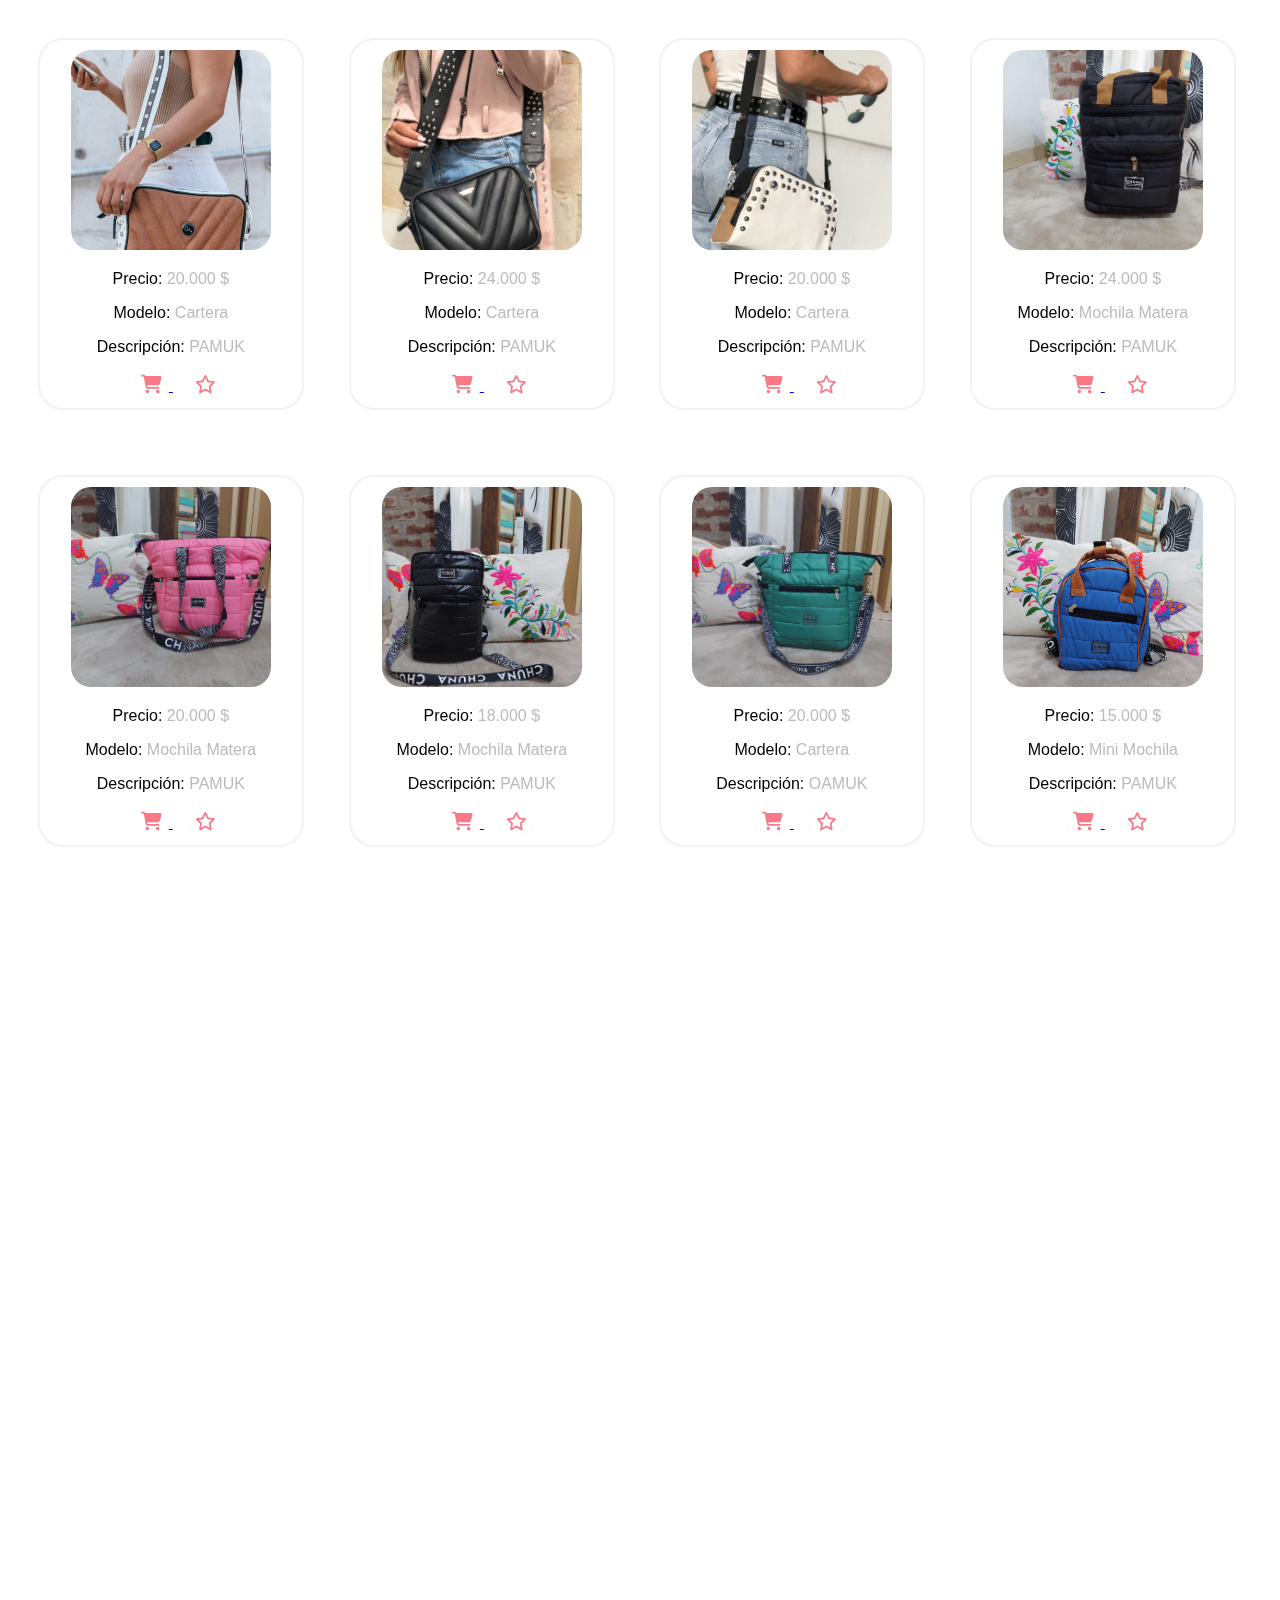
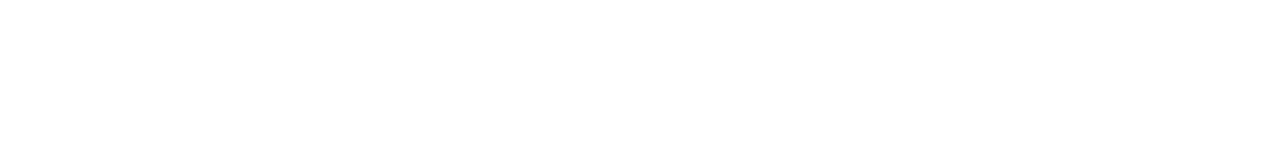
<file: accesorios.html>
<!DOCTYPE html>
<html lang="en">

<head>
    <meta charset="UTF-8">
    <meta name="viewport" content="width=device-width, initial-scale=1.0">
    <link rel="stylesheet" href="style-card.css">
    <link href="https://unpkg.com/aos@2.3.1/dist/aos.css" rel="stylesheet">
    <title>Accesorios</title>
    <link rel="icon" href="./image-accesorios/flower-icon-png.webp">
    <link rel="preconnect" href="https://fonts.googleapis.com">
    <link rel="preconnect" href="https://fonts.gstatic.com" crossorigin>
    <link
        href="https://fonts.googleapis.com/css2?family=Bebas+Neue&family=Clicker+Script&family=Hachi+Maru+Pop&family=Lora:ital,wght@0,400;0,500;1,400&family=Poppins:ital,wght@0,200;0,300;0,400;0,500;0,600;0,700;1,700&family=Sofia+Sans:wght@100&family=Work+Sans:ital,wght@0,100;0,200;0,300;0,400;0,800;1,100;1,200;1,800&display=swap"
        rel="stylesheet">
        <link rel="stylesheet" href="https://cdnjs.cloudflare.com/ajax/libs/font-awesome/6.1.0/css/all.min.css">
</head>

<body>

    <div class="all-accesorios">
        <div class="card-accesorios" data-aos="flip-left" data-aos-easing="ease-out-cubic" data-aos-duration="2000">
            <img src="./image-accesorios/imagen-1.jpeg" alt="Descripción de la imagen">
            <div class="description">
                <p> Precio: <span>20.000 $</span></p>
                <p> Modelo: <span>Cartera</span></p>
                <p> Descripción: <span>PAMUK</span></p>
                <a href="./checkout.html">
                <button class="boton-accesorios" title="COMPRAR"><i class="fa-solid fa-cart-shopping"></i>
                </button>
                </a>
                    <button class="boton-accesorios" title="agregar a fav"><i class="fa-regular fa-star"></i>
                        
                </button>
            </div>
        </div>

        <div class="card-accesorios" data-aos="flip-left" data-aos-easing="ease-out-cubic" data-aos-duration="2000">
            <img src="./image-accesorios/imagen-2.jpeg" alt="Descripción de la imagen">
            <div class="description">
                <p> Precio: <span>24.000 $</span></p>
                <p> Modelo: <span> Cartera</span></p>
                <p> Descripción: <span> PAMUK</span></p>
                <a href="./checkout.html">
                    <button class="boton-accesorios" title="COMPRAR"><i class="fa-solid fa-cart-shopping"></i>
                    </button>
                    </a>
                <button class="boton-accesorios" title="agregar a fav"><i class="fa-regular fa-star"></i>
                </button>
            </div>
        </div>



        <div class="card-accesorios" data-aos="flip-left" data-aos-easing="ease-out-cubic" data-aos-duration="2000">
            <img src="./image-accesorios/imagen-3.jpeg" alt="Descripción de la imagen">
            <div class="description">
                <p> Precio: <span>20.000 $</span></p>
                <p> Modelo: <span>Cartera</span> </p>
                <p> Descripción: <span> PAMUK</span></p>
                <a href="./checkout.html">
                    <button class="boton-accesorios" title="COMPRAR"><i class="fa-solid fa-cart-shopping"></i>
                    </button>
                    </a>
                <button class="boton-accesorios" title="agregar a fav"><i class="fa-regular fa-star"></i>
                </button>
            </div>
        </div>



        <div class="card-accesorios" data-aos="flip-left" data-aos-easing="ease-out-cubic" data-aos-duration="2000">
            <img src="./image-accesorios/imagen-4.jpeg" alt="Descripción de la imagen">
            <div class="description">
                <p> Precio:<span> 24.000 $</span></p>
                <p> Modelo:<span> Mochila Matera </span></p>
                <p> Descripción: <span> PAMUK</span></p>
                <a href="./checkout.html">
                    <button class="boton-accesorios" title="COMPRAR"><i class="fa-solid fa-cart-shopping"></i>
                    </button>
                    </a>
                <button class="boton-accesorios" title="agregar a fav"><i class="fa-regular fa-star"></i>
                </button>
            </div>
        </div>
    </div>
    <div class="all-accesorios">
        <div class="card-accesorios" data-aos="flip-left" data-aos-easing="ease-out-cubic" data-aos-duration="2000">
            <img src="./image-accesorios/imagen-5.jpeg" alt="Descripción de la imagen">
            <div class="description">
                <p> Precio: <span>20.000 $</span></p>
                <p> Modelo: <span>Mochila Matera</span></p>
                <p> Descripción: <span> PAMUK</span></p>
                <a href="./checkout.html">
                    <button class="boton-accesorios" title="COMPRAR"><i class="fa-solid fa-cart-shopping"></i>
                    </button>
                    </a>
                <button class="boton-accesorios" title="agregar a fav"><i class="fa-regular fa-star"></i>
                </button>
            </div>
        </div>

        <div class="card-accesorios" data-aos="flip-left" data-aos-easing="ease-out-cubic" data-aos-duration="2000">
            <img src="./image-accesorios/imagen-6.jpeg" alt="Descripción de la imagen">
            <div class="description">
                <p> Precio: <span> 18.000 $</span></p>
                <p> Modelo: <span> Mochila Matera</span></p>
                <p> Descripción: <span> PAMUK</span></p>
                <a href="./checkout.html">
                    <button class="boton-accesorios" title="COMPRAR"><i class="fa-solid fa-cart-shopping"></i>
                    </button>
                    </a>
                <button class="boton-accesorios" title="agregar a fav"><i class="fa-regular fa-star"></i>
                </button>
            </div>
        </div>



        <div class="card-accesorios" data-aos="flip-left" data-aos-easing="ease-out-cubic" data-aos-duration="2000">
            <img src="./image-accesorios/imagen-7.jpeg" alt="Descripción de la imagen">
            <div class="description">
                <p> Precio: <span> 20.000 $</span></p>
                <p> Modelo: <span> Cartera</span> </p>
                <p> Descripción: <span> OAMUK</span></p>
                <a href="./checkout.html">
                    <button class="boton-accesorios" title="COMPRAR"><i class="fa-solid fa-cart-shopping"></i>
                    </button>
                    </a>
                <button class="boton-accesorios" title="agregar a fav"><i class="fa-regular fa-star"></i>
                </button>
            </div>
        </div>



        <div class="card-accesorios" data-aos="flip-left" data-aos-easing="ease-out-cubic" data-aos-duration="2000">
            <img src="./image-accesorios/imagen-8.jpeg" alt="Descripción de la imagen">
            <div class="description">
                <p> Precio:<span> 15.000 $</span></p>
                <p> Modelo:<span> Mini Mochila </span></p>
                <p> Descripción: <span> PAMUK</span></p>
                <a href="./checkout.html">
                    <button class="boton-accesorios" title="COMPRAR"><i class="fa-solid fa-cart-shopping"></i>
                    </button>
                    </a>
                <button class="boton-accesorios" title="agregar a fav"><i class="fa-regular fa-star"></i>
                </button>
            </div>
        </div>
    </div>
    <div class="all-accesorios">
        <div class="card-accesorios" data-aos="flip-left" data-aos-easing="ease-out-cubic" data-aos-duration="2000">
            <img src="./image-accesorios/imagen-9.jpeg" alt="Descripción de la imagen">
            <div class="description">
                <p> Precio: <span> 12.000 $</span></p>
                <p> Modelo: <span>Bolso Matero</span></p>
                <p> Descripción: <span> PAMUK</span></p>
                <a href="./checkout.html">
                    <button class="boton-accesorios" title="COMPRAR"><i class="fa-solid fa-cart-shopping"></i>
                    </button>
                    </a>
                <button class="boton-accesorios" title="agregar a fav"><i class="fa-regular fa-star"></i>
                </button>
            </div>
        </div>

        <div class="card-accesorios" data-aos="flip-left" data-aos-easing="ease-out-cubic" data-aos-duration="2000">
            <img src="./image-accesorios/imagen-10.jpeg" alt="Descripción de la imagen">
            <div class="description">
                <p> Precio: <span> 10.000 $</span></p>
                <p> Modelo: <span> Riñonera</span></p>
                <p> Descripción: <span> PAMUK</span></p>
                <a href="./checkout.html">
                    <button class="boton-accesorios" title="COMPRAR"><i class="fa-solid fa-cart-shopping"></i>
                    </button>
                    </a>
                <button class="boton-accesorios" title="agregar a fav"><i class="fa-regular fa-star"></i>
                </button>
            </div>
        </div>



        <div class="card-accesorios" data-aos="flip-left" data-aos-easing="ease-out-cubic" data-aos-duration="2000">
            <img src="./image-accesorios/imagen-11.jpeg" alt="Descripción de la imagen">
            <div class="description">
                <p> Precio: <span> 18.000 $</span></p>
                <p> Modelo: <span> Bolso Matero</span> </p>
                <p> Descripción: <span> PAMUK</span></p>
                <a href="./checkout.html">
                    <button class="boton-accesorios" title="COMPRAR"><i class="fa-solid fa-cart-shopping"></i>
                    </button>
                    </a>
                <button class="boton-accesorios" title="agregar a fav"><i class="fa-regular fa-star"></i>
                </button>
            </div>
        </div>



        <div class="card-accesorios" data-aos="flip-left" data-aos-easing="ease-out-cubic" data-aos-duration="2000">
            <img src="./image-accesorios/imagen-12.jpeg" alt="Descripción de la imagen">
            <div class="description">
                <p> Precio:<span> 35.000 $</span></p>
                <p> Modelo:<span> Zapatos </span></p>
                <p> Descripción: <span> PAMUK</span></p>
                <a href="./checkout.html">
                    <button class="boton-accesorios" title="COMPRAR"><i class="fa-solid fa-cart-shopping"></i>
                    </button>
                    </a>
                <button class="boton-accesorios" title="agregar a fav"><i class="fa-regular fa-star"></i>
                </button>
            </div>
        </div>
    </div>
    <div class="all-accesorios">
        <div class="card-accesorios" data-aos="flip-left" data-aos-easing="ease-out-cubic" data-aos-duration="2000">
            <img src="./image-accesorios/imagen-13.jpeg" alt="Descripción de la imagen">
            <div class="description">
                <p> Precio: <span>$30.000</span></p>
                <p> Modelo: <span>Buzos de Corderito</span></p>
                <p> Descripción: <span> PAMUK</span></p>
                <a href="./checkout.html">
                    <button class="boton-accesorios" title="COMPRAR"><i class="fa-solid fa-cart-shopping"></i>
                    </button>
                    </a>
                <button class="boton-accesorios" title="agregar a fav"><i class="fa-regular fa-star"></i>
                </button>
            </div>
        </div>

        <div class="card-accesorios" data-aos="flip-left" data-aos-easing="ease-out-cubic" data-aos-duration="2000">
            <img src="./image-accesorios/imagen-14.jpeg" alt="Descripción de la imagen">
            <div class="description">
                <p> Precio: <span> 25.000 $</span></p>
                <p> Modelo: <span> Campera de Vestir</span></p>
                <p> Descripción: <span> PAMUK</span></p>
                <a href="./checkout.html">
                    <button class="boton-accesorios" title="COMPRAR"><i class="fa-solid fa-cart-shopping"></i>
                    </button>
                    </a>
                <button class="boton-accesorios" title="agregar a fav"><i class="fa-regular fa-star"></i>
                </button>
            </div>
        </div>



        <div class="card-accesorios" data-aos="flip-left" data-aos-easing="ease-out-cubic" data-aos-duration="2000">
            <img src="./image-accesorios/imagen-15.jpeg" alt="Descripción de la imagen">
            <div class="description">
                <p> Precio: <span> 45.000 $</span></p>
                <p> Modelo: <span> Chaqueta</span> </p>
                <p> Descripción: <span> PAMUK</span></p>
                <a href="./checkout.html">
                    <button class="boton-accesorios" title="COMPRAR"><i class="fa-solid fa-cart-shopping"></i>
                    </button>
                    </a>
                <button class="boton-accesorios" title="agregar a fav"><i class="fa-regular fa-star"></i>
                </button>
            </div>
        </div>



        <div class="card-accesorios" data-aos="flip-left" data-aos-easing="ease-out-cubic" data-aos-duration="2000">
            <img src="./image-accesorios/imagen-16.jpeg" alt="Descripción de la imagen">
            <div class="description">
                <p> Precio:<span> 28.000 $</span></p>
                <p> Modelo:<span> Campera liviana </span></p>
                <p> Descripción: <span> PAMUK`</span></p>
                <a href="./checkout.html">
                    <button class="boton-accesorios" title="COMPRAR"><i class="fa-solid fa-cart-shopping"></i>
                    </button>
                    </a>
                <button class="boton-accesorios" title="agregar a fav"><i class="fa-regular fa-star"></i>
                </button>
            </div>
        </div>
    </div>
    <script src="https://unpkg.com/aos@2.3.1/dist/aos.js"></script>
    <script>
        AOS.init();
    </script>

</body>

</html>
</file>
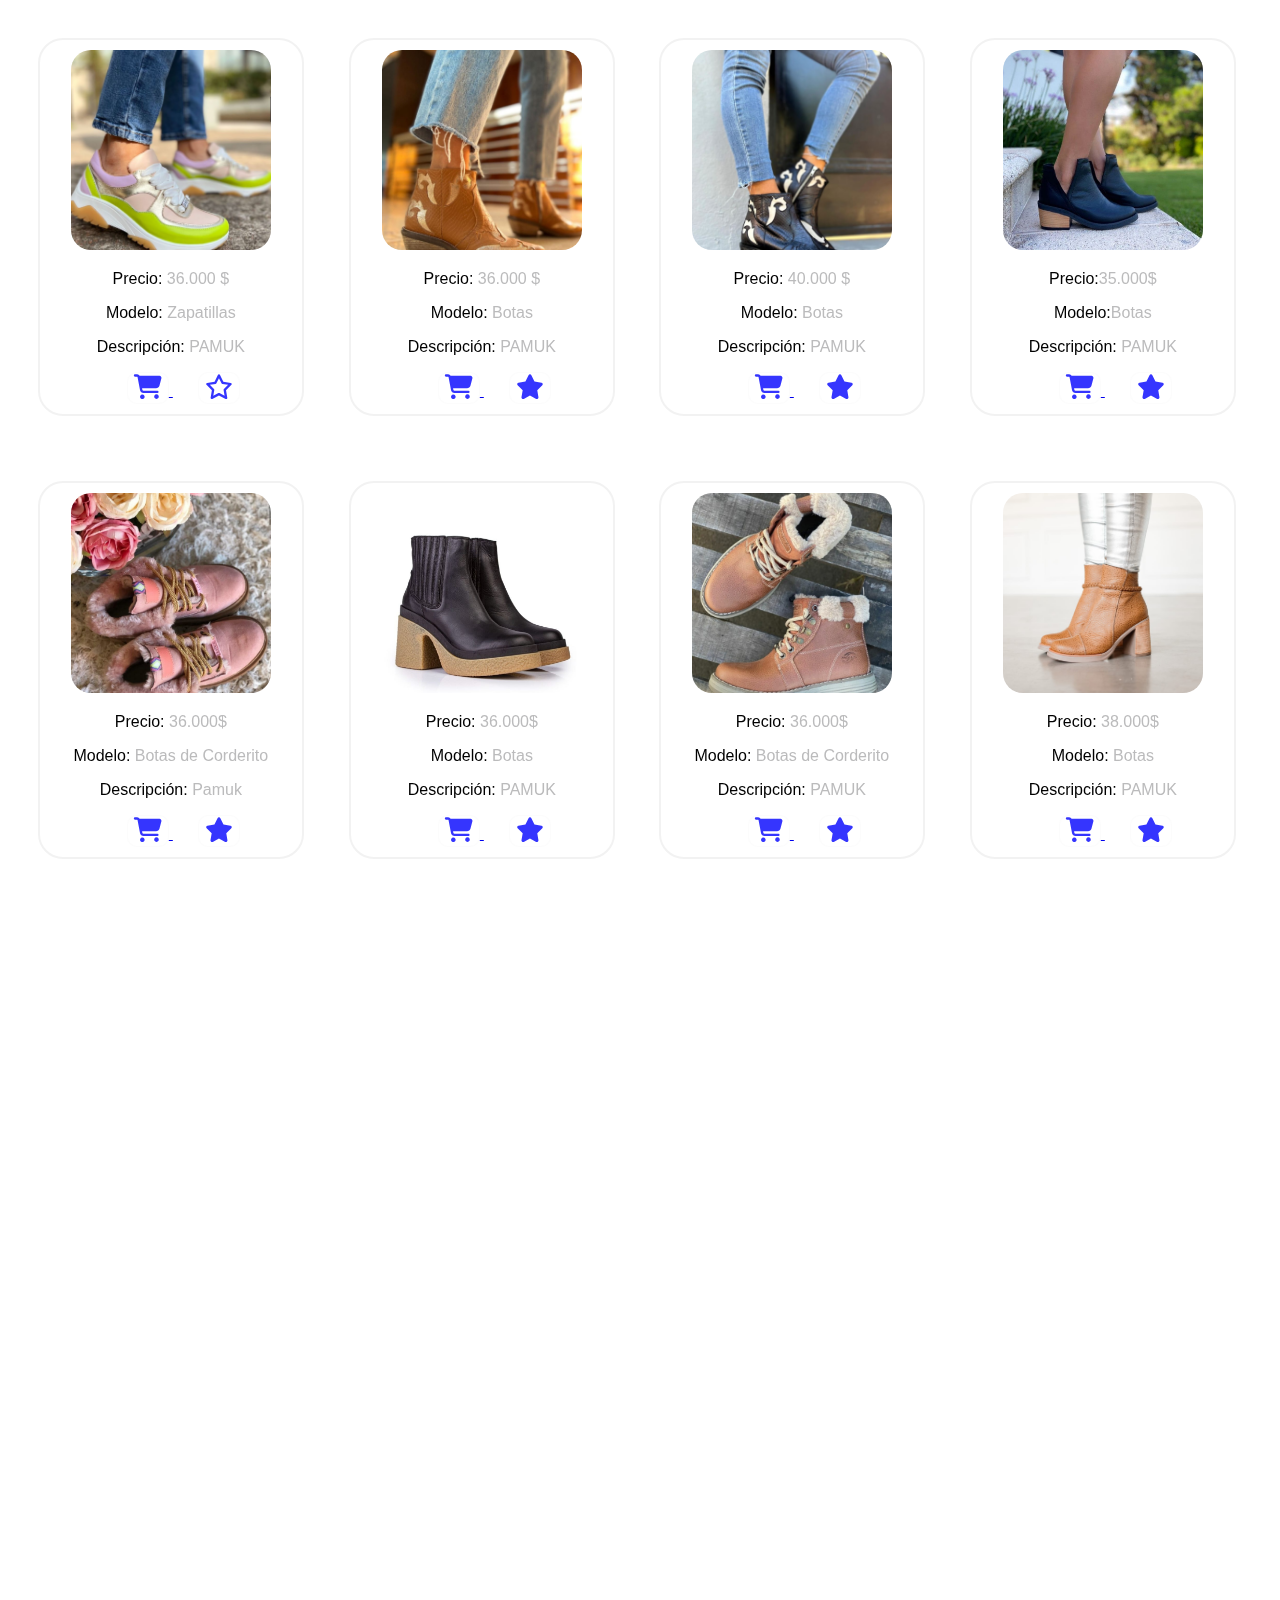
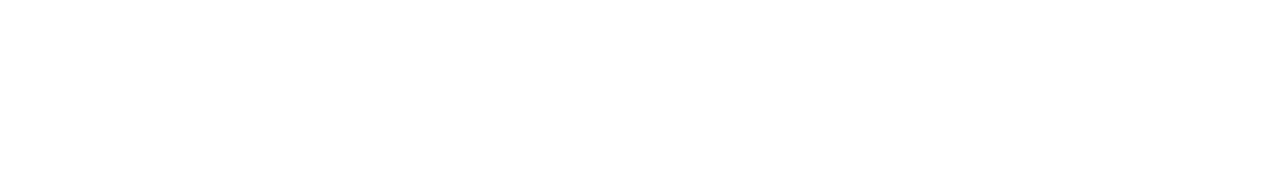
<file: calzado_invierno.html>
<!DOCTYPE html>
<html lang="en">

<head>
    <meta charset="UTF-8">
    <meta name="viewport" content="width=device-width, initial-scale=1.0">
    <link rel="stylesheet" href="style-card.css">
    <link href="https://unpkg.com/aos@2.3.1/dist/aos.css" rel="stylesheet">
    <title>Botas</title>
    <link rel="icon" href="./image-accesorios/flower-icon-png.webp">
    <link rel="preconnect" href="https://fonts.googleapis.com">
    <link rel="preconnect" href="https://fonts.gstatic.com" crossorigin>
    <link
        href="https://fonts.googleapis.com/css2?family=Bebas+Neue&family=Clicker+Script&family=Hachi+Maru+Pop&family=Lora:ital,wght@0,400;0,500;1,400&family=Poppins:ital,wght@0,200;0,300;0,400;0,500;0,600;0,700;1,700&family=Sofia+Sans:wght@100&family=Work+Sans:ital,wght@0,100;0,200;0,300;0,400;0,800;1,100;1,200;1,800&display=swap"
        rel="stylesheet">
        <link rel="stylesheet" href="https://cdnjs.cloudflare.com/ajax/libs/font-awesome/6.1.0/css/all.min.css">

</head>

<body>

    <div class="all-invierno">
        <div class="card-invierno" data-aos="flip-left" data-aos-easing="ease-out-cubic" data-aos-duration="2000">
            <img src="./image-calzado-invierno/imagen-1.jpeg" alt="Descripción de la imagen">
            <div class="description">
                <p> Precio: <span>36.000 $</span></p>
                <p> Modelo: <span>Zapatillas</span></p>
                <p> Descripción: <span> PAMUK</span></p>
                <a href="./checkout.html">
                <button class="boton-invierno" title="COMPRAR"><i class="fa-solid fa-cart-shopping"></i>
                </button>
                </a>
                <button class="boton-invierno" title="agregar a fav"><i class="fa-regular fa-star"></i>
                </button>
            </div>
        </div>

        <div class="card-invierno" data-aos="flip-left" data-aos-easing="ease-out-cubic" data-aos-duration="2000">
            <img src="./image-calzado-invierno/imagen-2.jpeg" alt="Descripción de la imagen">
            <div class="description">
                <p> Precio: <span>36.000 $</span></p>
                <p> Modelo: <span> Botas</span></p>
                <p> Descripción: <span>PAMUK</span></p>
                <a href="./checkout.html">
                    <button class="boton-invierno" title="COMPRAR"><i class="fa-solid fa-cart-shopping"></i>
                    </button>
                    </a>
                <button class="boton-invierno" title="agregar a fav"><i class="fa-solid fa-star"></i>
                </button>
            </div>
        </div>



        <div class="card-invierno" data-aos="flip-left" data-aos-easing="ease-out-cubic" data-aos-duration="2000">
            <img src="./image-calzado-invierno/imagen-3.jpeg" alt="Descripción de la imagen">
            <div class="description">
                <p> Precio: <span>40.000 $</span></p>
                <p> Modelo: <span>Botas</span> </p>
                <p> Descripción: <span> PAMUK</span></p>
                <a href="./checkout.html">
                    <button class="boton-invierno" title="COMPRAR"><i class="fa-solid fa-cart-shopping"></i>
                    </button>
                    </a>
                <button class="boton-invierno" title="agregar a fav"><i class="fa-solid fa-star"></i>
                </button>
            </div>
        </div>



        <div class="card-invierno" data-aos="flip-left" data-aos-easing="ease-out-cubic" data-aos-duration="2000">
            <img src="./image-calzado-invierno/imagen-4.jpeg" alt="Descripción de la imagen">
            <div class="description">
                <p> Precio:<span>35.000$</span></p>
                <p> Modelo:<span>Botas</span></p>
                <p> Descripción: <span>PAMUK</span></p>
                <a href="./checkout.html">
                    <button class="boton-invierno" title="COMPRAR"><i class="fa-solid fa-cart-shopping"></i>
                    </button>
                    </a>
                <button class="boton-invierno" title="agregar a fav"><i class="fa-solid fa-star"></i>
                </button>
            </div>
        </div>
    </div>
    <div class="all-invierno">
        <div class="card-invierno" data-aos="flip-left" data-aos-easing="ease-out-cubic" data-aos-duration="2000">
            <img src="./image-calzado-invierno/imagen-5.jpeg" alt="Descripción de la imagen">
            <div class="description">
                <p> Precio: <span>36.000$</span></p>
                <p> Modelo: <span>Botas de Corderito</span></p>
                <p> Descripción: <span>Pamuk</span></p>
                <a href="./checkout.html">
                    <button class="boton-invierno" title="COMPRAR"><i class="fa-solid fa-cart-shopping"></i>
                    </button>
                    </a>
                <button class="boton-invierno" title="agregar a fav"><i class="fa-solid fa-star"></i>
                </button>
            </div>
        </div>

        <div class="card-invierno" data-aos="flip-left" data-aos-easing="ease-out-cubic" data-aos-duration="2000">
            <img src="./image-calzado-invierno/imagen-6.jpeg" alt="Descripción de la imagen">
            <div class="description">
                <p> Precio: <span>36.000$</span></p>
                <p> Modelo: <span>Botas</span></p>
                <p> Descripción: <span> PAMUK</span></p>
                <a href="./checkout.html">
                    <button class="boton-invierno" title="COMPRAR"><i class="fa-solid fa-cart-shopping"></i>
                    </button>
                    </a>
                <button class="boton-invierno" title="agregar a fav"><i class="fa-solid fa-star"></i>
                </button>
            </div>
        </div>



        <div class="card-invierno" data-aos="flip-left" data-aos-easing="ease-out-cubic" data-aos-duration="2000">
            <img src="./image-calzado-invierno/imagen-7.jpeg" alt="Descripción de la imagen">
            <div class="description">
                <p> Precio: <span>36.000$</span></p>
                <p> Modelo: <span>Botas de Corderito</span> </p>
                <p> Descripción: <span>PAMUK</span></p>
                <a href="./checkout.html">
                    <button class="boton-invierno" title="COMPRAR"><i class="fa-solid fa-cart-shopping"></i>
                    </button>
                    </a>
                <button class="boton-invierno" title="agregar a fav"><i class="fa-solid fa-star"></i>
                </button>
            </div>
        </div>



        <div class="card-invierno" data-aos="flip-left" data-aos-easing="ease-out-cubic" data-aos-duration="2000">
            <img src="./image-calzado-invierno/imagen-8.jpeg" alt="Descripción de la imagen">
            <div class="description">
                <p> Precio:<span> 38.000$</span></p>
                <p> Modelo:<span> Botas </span></p>
                <p> Descripción: <span>PAMUK</span></p>
                <a href="./checkout.html">
                    <button class="boton-invierno" title="COMPRAR"><i class="fa-solid fa-cart-shopping"></i>
                    </button>
                    </a>
                <button class="boton-invierno" title="agregar a fav"><i class="fa-solid fa-star"></i>
                </button>
            </div>
        </div>
    </div>
    <div class="all-invierno">
        <div class="card-invierno" data-aos="flip-left" data-aos-easing="ease-out-cubic" data-aos-duration="2000">
            <img src="./image-calzado-invierno/imagen-9.jpeg" alt="Descripción de la imagen">
            <div class="description">
                <p> Precio: <span>34.000$</span></p>
                <p> Modelo: <span>Botas</span></p>
                <p> Descripción: <span>PAMUK</span></p>
                <a href="./checkout.html">
                    <button class="boton-invierno" title="COMPRAR"><i class="fa-solid fa-cart-shopping"></i>
                    </button>
                    </a>
                <button class="boton-invierno" title="agregar a fav"><i class="fa-solid fa-star"></i>
                </button>
            </div>
        </div>

        <div class="card-invierno" data-aos="flip-left" data-aos-easing="ease-out-cubic" data-aos-duration="2000">
            <img src="./image-calzado-invierno/imagen-10.jpeg" alt="Descripción de la imagen">
            <div class="description">
                <p> Precio: <span>30.000$</span></p>
                <p> Modelo: <span>Botas</span></p>
                <p> Descripción: <span>PAMUK</span></p>
                <a href="./checkout.html">
                    <button class="boton-invierno" title="COMPRAR"><i class="fa-solid fa-cart-shopping"></i>
                    </button>
                    </a>
                <button class="boton-invierno" title="agregar a fav"><i class="fa-solid fa-star"></i>
                </button>
            </div>
        </div>



        <div class="card-invierno" data-aos="flip-left" data-aos-easing="ease-out-cubic" data-aos-duration="2000">
            <img src="./image-calzado-invierno/imagen-11.jpeg" alt="Descripción de la imagen">
            <div class="description">
                <p> Precio: <span>38.000$</span></p>
                <p> Modelo: <span>Botas de Salir</span> </p>
                <p> Descripción: <span>PAMUK</span></p>
                <a href="./checkout.html">
                    <button class="boton-invierno" title="COMPRAR"><i class="fa-solid fa-cart-shopping"></i>
                    </button>
                    </a>
                <button class="boton-invierno" title="agregar a fav"><i class="fa-solid fa-star"></i>
                </button>
            </div>
        </div>



        <div class="card-invierno" data-aos="flip-left" data-aos-easing="ease-out-cubic" data-aos-duration="2000">
            <img src="./image-calzado-invierno/imagen-12.jpeg" alt="Descripción de la imagen">
            <div class="description">
                <p> Precio:<span> 32.000$</span></p>
                <p> Modelo:<span> Botas</span></p>
                <p> Descripción: <span>PAMUK</span></p>
                <a href="./checkout.html">
                    <button class="boton-invierno" title="COMPRAR"><i class="fa-solid fa-cart-shopping"></i>
                    </button>
                    </a>
                <button class="boton-invierno" title="agregar a fav"><i class="fa-solid fa-star"></i>
                </button>
            </div>
        </div>
    </div>
    <div class="all-invierno">
        <div class="card-invierno" data-aos="flip-left" data-aos-easing="ease-out-cubic" data-aos-duration="2000">
            <img src="./image-calzado-invierno/imagen-13.jpeg" alt="Descripción de la imagen">
            <div class="description">
                <p> Precio: <span>37.000$</span></p>
                <p> Modelo: <span>Botas</span></p>
                <p> Descripción: <span> PAMUK</span></p>
                <a href="./checkout.html">
                    <button class="boton-invierno" title="COMPRAR"><i class="fa-solid fa-cart-shopping"></i>
                    </button>
                    </a>
                <button class="boton-invierno" title="agregar a fav"><i class="fa-solid fa-star"></i>
                </button>
            </div>
        </div>

        <div class="card-invierno" data-aos="flip-left" data-aos-easing="ease-out-cubic" data-aos-duration="2000">
            <img src="./image-calzado-invierno/imagen-14.jpeg" alt="Descripción de la imagen">
            <div class="description">
                <p> Precio: <span>36.000$</span></p>
                <p> Modelo: <span> Botas</span></p>
                <p> Descripción: <span> PAMUK</span></p>
                <a href="./checkout.html">
                    <button class="boton-invierno" title="COMPRAR"><i class="fa-solid fa-cart-shopping"></i>
                    </button>
                    </a>
                <button class="boton-invierno" title="agregar a fav"><i class="fa-solid fa-star"></i>
                </button>
            </div>
        </div>



        <div class="card-invierno" data-aos="flip-left" data-aos-easing="ease-out-cubic" data-aos-duration="2000">
            <img src="./image-calzado-invierno/imagen-15.jpeg" alt="Descripción de la imagen">
            <div class="description">
                <p> Precio: <span> 34.000$</span></p>
                <p> Modelo: <span> Botas</span> </p>
                <p> Descripción: <span> PAMUK</span></p>
                <a href="./checkout.html">
                    <button class="boton-invierno" title="COMPRAR"><i class="fa-solid fa-cart-shopping"></i>
                    </button>
                    </a>
                <button class="boton-invierno" title="agregar a fav"><i class="fa-solid fa-star"></i>
                </button>
            </div>
        </div>



        <div class="card-invierno" data-aos="flip-left" data-aos-easing="ease-out-cubic" data-aos-duration="2000">
            <img src="./image-calzado-invierno/imagen-16.jpeg" alt="Descripción de la imagen">
            <div class="description">
                <p> Precio:<span> 34.000$</span></p>
                <p> Modelo:<span> Botas </span></p>
                <p> Descripción: <span> PAMUK</span></p>
                <a href="./checkout.html">
                    <button class="boton-invierno" title="COMPRAR"><i class="fa-solid fa-cart-shopping"></i>
                    </button>
                    </a>
                <button class="boton-invierno" title="agregar a fav"><i class="fa-solid fa-star"></i>
                </button>
            </div>
        </div>
    </div>
    <script src="https://unpkg.com/aos@2.3.1/dist/aos.js"></script>
    <script>
        AOS.init();
    </script>
</body>

</html>
</file>
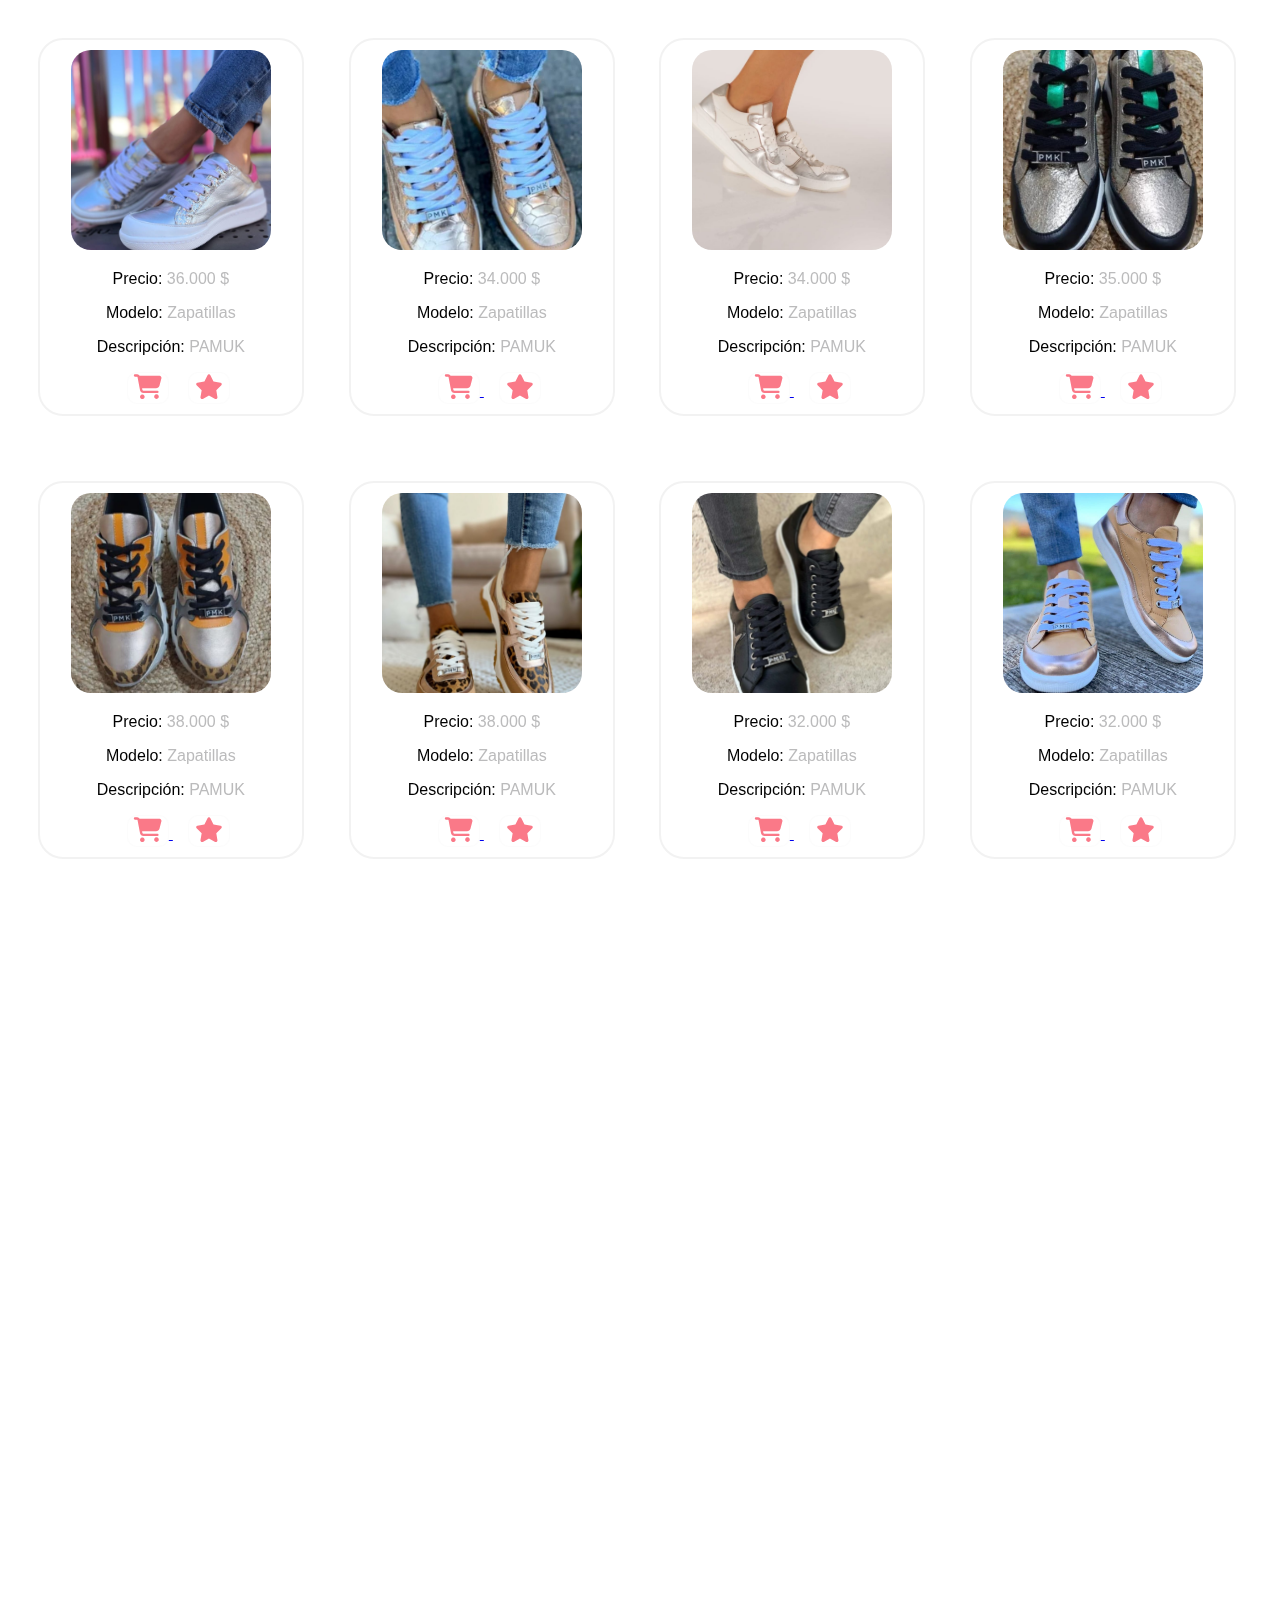
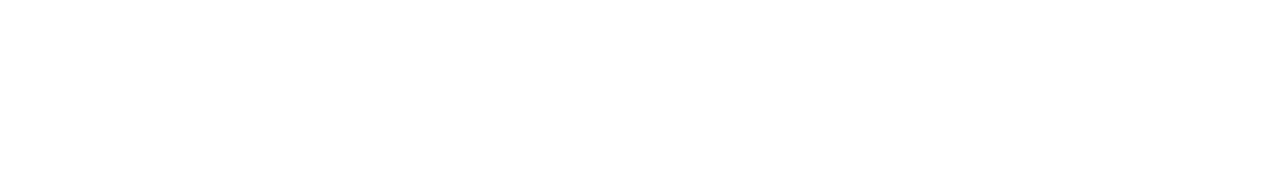
<file: calzado_verano.html>
<!DOCTYPE html>
<html lang="en">

<head>
    <meta charset="UTF-8">
    <meta name="viewport" content="width=device-width, initial-scale=1.0">
    <link rel="stylesheet" href="style-card.css">
    <link rel="stylesheet" href="./style-animacion.css">
    <link href="https://unpkg.com/aos@2.3.1/dist/aos.css" rel="stylesheet">
    <title>Zapatillas</title>
    <link rel="icon" href="./image-accesorios/flower-icon-png.webp">
    <link rel="preconnect" href="https://fonts.googleapis.com">
    <link rel="preconnect" href="https://fonts.gstatic.com" crossorigin>
    <link
        href="https://fonts.googleapis.com/css2?family=Bebas+Neue&family=Clicker+Script&family=Hachi+Maru+Pop&family=Lora:ital,wght@0,400;0,500;1,400&family=Poppins:ital,wght@0,200;0,300;0,400;0,500;0,600;0,700;1,700&family=Sofia+Sans:wght@100&family=Work+Sans:ital,wght@0,100;0,200;0,300;0,400;0,800;1,100;1,200;1,800&display=swap"
        rel="stylesheet">
        <link rel="stylesheet" href="https://cdnjs.cloudflare.com/ajax/libs/font-awesome/6.1.0/css/all.min.css">
</head>

<body>

    <div class="all">
        <div class="card" data-aos="flip-left" data-aos-easing="ease-out-cubic" data-aos-duration="2000">
            <img src="./image-calzado-verano/imagen-1.jpeg">
            <div class="description">
                <p> Precio: <span>36.000 $</span></p>
                <p> Modelo: <span>Zapatillas</span></p>
                <p> Descripción: <span>PAMUK</span></p>
                <a href="./checkout.html">
                    <button  title="COMPRAR"><i class="fa-solid fa-cart-shopping"></i>
                    </button></a>
                <button title="agregar a fav"><i class="fa-solid fa-star"></i>
                </button>
            </div>
           
        </div>

        <div class="card" data-aos="flip-left" data-aos-easing="ease-out-cubic" data-aos-duration="2000">
            <img src="./image-calzado-verano/imagen-2.jpeg" alt="Descripción de la imagen">
            <div class="description">
                <p> Precio: <span>34.000 $</span></p>
                <p> Modelo: <span>Zapatillas</span></p>
                <p> Descripción: <span>PAMUK</span></p>
                <a href="./checkout.html">
                    <button  title="COMPRAR"><i class="fa-solid fa-cart-shopping"></i>
                    </button>
                    </a>
                <button title="agregar a fav"><i class="fa-solid fa-star"></i>
                </button>
            </div>
        </div>




        <div class="card" data-aos="flip-left" data-aos-easing="ease-out-cubic" data-aos-duration="2000">
            <img src="./image-calzado-verano/imagen-3.jpeg" alt="Descripción de la imagen">
            <div class="description">
                <p> Precio: <span>34.000 $</span></p>
                <p> Modelo: <span>Zapatillas</span></p>
                <p> Descripción: <span>PAMUK</span></p>
                <a href="./checkout.html">
                    <button  title="COMPRAR"><i class="fa-solid fa-cart-shopping"></i>
                    </button>
                    </a>
                <button title="agregar a fav"><i class="fa-solid fa-star"></i>
                </button>
            </div>
        </div>



        <div class="card" data-aos="flip-left" data-aos-easing="ease-out-cubic" data-aos-duration="2000">
            <img src="./image-calzado-verano/imagen-4.jpeg" alt="Descripción de la imagen">
            <div class="description">
                <p> Precio: <span>35.000 $</span></p>
                <p> Modelo: <span>Zapatillas</span></p>
                <p> Descripción: <span>PAMUK</span></p>
                <a href="./checkout.html">
                    <button  title="COMPRAR"><i class="fa-solid fa-cart-shopping"></i>
                    </button>
                    </a>
                <button title="agregar a fav"><i class="fa-solid fa-star"></i>
                </button>
            </div>
        </div>
    </div>

    <div class="all">
        <div class="card" data-aos="flip-left" data-aos-easing="ease-out-cubic" data-aos-duration="2000">
            <img src="./image-calzado-verano/imagen-5.jpeg" alt="Descripción de la imagen">
            <div class="description">
                <p> Precio: <span>38.000 $</span></p>
                <p> Modelo: <span>Zapatillas</span></p>
                <p> Descripción: <span>PAMUK</span></p>
                <a href="./checkout.html">
                    <button  title="COMPRAR"><i class="fa-solid fa-cart-shopping"></i>
                    </button>
                    </a>
                <button title="agregar a fav"><i class="fa-solid fa-star"></i>
                </button>
            </div>
        </div>

        <div class="card" data-aos="flip-left" data-aos-easing="ease-out-cubic" data-aos-duration="2000">
            <img src="./image-calzado-verano/imagen-6.jpeg" alt="Descripción de la imagen">
            <div class="description">
                <p> Precio: <span>38.000 $</span></p>
                <p> Modelo: <span>Zapatillas</span></p>
                <p> Descripción: <span>PAMUK</span></p>
                <a href="./checkout.html">
                    <button  title="COMPRAR"><i class="fa-solid fa-cart-shopping"></i>
                    </button>
                    </a>
                <button title="agregar a fav"><i class="fa-solid fa-star"></i>
                </button>
            </div>
        </div>



        <div class="card" data-aos="flip-left" data-aos-easing="ease-out-cubic" data-aos-duration="2000">
            <img src="./image-calzado-verano/imagen-7.jpeg" alt="Descripción de la imagen">
            <div class="description">
                <p> Precio: <span>32.000 $</span></p>
                <p> Modelo: <span>Zapatillas</span></p>
                <p> Descripción: <span>PAMUK</span></p>
                <a href="./checkout.html">
                    <button  title="COMPRAR"><i class="fa-solid fa-cart-shopping"></i>
                    </button>
                    </a>
                <button title="agregar a fav"><i class="fa-solid fa-star"></i>
                </button>
            </div>
        </div>



        <div class="card" data-aos="flip-left" data-aos-easing="ease-out-cubic" data-aos-duration="2000">
            <img src="./image-calzado-verano/imagen-8.jpeg" alt="Descripción de la imagen">
            <div class="description">
                <p> Precio: <span>32.000 $</span></p>
                <p> Modelo: <span>Zapatillas</span></p>
                <p> Descripción: <span>PAMUK</span></p>
                <a href="./checkout.html">
                    <button  title="COMPRAR"><i class="fa-solid fa-cart-shopping"></i>
                    </button>
                    </a>
                <button title="agregar a fav"><i class="fa-solid fa-star"></i>
                </button>
            </div>
        </div>
    </div>
    <div class="all">
        <div class="card" data-aos="flip-left" data-aos-easing="ease-out-cubic" data-aos-duration="2000">
            <img src="./image-calzado-verano/imagen-9.jpeg" alt="Descripción de la imagen">
            <div class="description">
                <p> Precio: <span>37.000 $</span></p>
                <p> Modelo: <span>Zapatillas</span></p>
                <p> Descripción: <span>PAMUK</span></p>
                <a href="./checkout.html">
                    <button  title="COMPRAR"><i class="fa-solid fa-cart-shopping"></i>
                    </button>
                    </a>
                <button title="agregar a fav"><i class="fa-solid fa-star"></i>
                </button>
            </div>
        </div>

        <div class="card" data-aos="flip-left" data-aos-easing="ease-out-cubic" data-aos-duration="2000">
            <img src="./image-calzado-verano/imagen-10.jpeg" alt="Descripción de la imagen">
            <div class="description">
                <p> Precio: <span>32.000 $</span></p>
                <p> Modelo: <span>Zapatillas</span></p>
                <p> Descripción: <span>PAMUK</span></p>
                <a href="./checkout.html">
                    <button  title="COMPRAR"><i class="fa-solid fa-cart-shopping"></i>
                    </button>
                    </a>
                <button title="agregar a fav"><i class="fa-solid fa-star"></i>
                </button>
            </div>
        </div>



        <div class="card" data-aos="flip-left" data-aos-easing="ease-out-cubic" data-aos-duration="2000">
            <img src="./image-calzado-verano/imagen-11.jpeg" alt="Descripción de la imagen">
            <div class="description">
                <p> Precio: <span>34.000 $</span></p>
                <p> Modelo: <span>Zapatillas</span></p>
                <p> Descripción: <span>PAMUK</span></p>
                <a href="./checkout.html">
                    <button  title="COMPRAR"><i class="fa-solid fa-cart-shopping"></i>
                    </button>
                    </a>
                <button title="agregar a fav"><i class="fa-solid fa-star"></i>
                </button>
            </div>
        </div>



        <div class="card" data-aos="flip-left" data-aos-easing="ease-out-cubic" data-aos-duration="2000">
            <img src="./image-calzado-verano/imagen-12.jpeg" alt="Descripción de la imagen">
            <div class="description">
                <p> Precio: <span>32.000 $</span></p>
                <p> Modelo: <span>Zapatillas</span></p>
                <p> Descripción: <span>PAMUK</span></p>
                <a href="./checkout.html">
                    <button  title="COMPRAR"><i class="fa-solid fa-cart-shopping"></i>
                    </button>
                    </a>
                <button title="agregar a fav"><i class="fa-solid fa-star"></i>
                </button>
            </div>
        </div>
    </div>
    <div class="all">
        <div class="card" data-aos="flip-left" data-aos-easing="ease-out-cubic" data-aos-duration="2000">
            <img src="./image-calzado-verano/imagen-13.jpeg" alt="Descripción de la imagen">
            <div class="description">
                <p> Precio: <span>36.000 $</span></p>
                <p> Modelo: <span>Zapatillas</span></p>
                <p> Descripción: <span>PAMUK</span></p>
                <a href="./checkout.html">
                    <button  title="COMPRAR"><i class="fa-solid fa-cart-shopping"></i>
                    </button>
                    </a>
                <button title="agregar a fav"><i class="fa-solid fa-star"></i>
                </button>
            </div>
        </div>

        <div class="card" data-aos="flip-left" data-aos-easing="ease-out-cubic" data-aos-duration="2000">
            <img src="./image-calzado-verano/imagen-14.jpeg" alt="Descripción de la imagen">
            <div class="description">
                <p> Precio: <span>34.000 $</span></p>
                <p> Modelo: <span>Zapatillas</span></p>
                <p> Descripción: <span>PAMUK</span></p>
                <a href="./checkout.html">
                    <button  title="COMPRAR"><i class="fa-solid fa-cart-shopping"></i>
                    </button>
                    </a>
                <button title="agregar a fav"><i class="fa-solid fa-star"></i>
                </button>
            </div>
        </div>



        <div class="card" data-aos="flip-left" data-aos-easing="ease-out-cubic" data-aos-duration="2000">
            <img src="./image-calzado-verano/imagen-15.jpeg" alt="Descripción de la imagen">
            <div class="description">
                <p> Precio: <span>37.000 $</span></p>
                <p> Modelo: <span>Zapatillas</span></p>
                <p> Descripción: <span>PAMUK</span></p>
                <a href="./checkout.html">
                    <button  title="COMPRAR"><i class="fa-solid fa-cart-shopping"></i>
                    </button>
                    </a>
                <button title="agregar a fav"><i class="fa-solid fa-star"></i>
                </button>
            </div>
        </div>



        <div class="card" data-aos="flip-left" data-aos-easing="ease-out-cubic" data-aos-duration="2000">
            <img src="./image-calzado-verano/imagen-16.jpeg" alt="Descripción de la imagen">
            <div class="description">
                <p> Precio: <span>32.000 $</span></p>
                <p> Modelo: <span>Zapatillas</span></p>
                <p> Descripción: <span>PAMUK</span></p>
               <a href="./checkout.html">
                    <button  title="COMPRAR"><i class="fa-solid fa-cart-shopping"></i>
                    </button>
                    </a>
                <button title="agregar a fav"><i class="fa-solid fa-star"></i>
                </button>
            </div>
        </div>
    </div>
    <script src="https://unpkg.com/aos@2.3.1/dist/aos.js"></script>
    <script>
        AOS.init();
    </script>
</body>

</html>
</file>
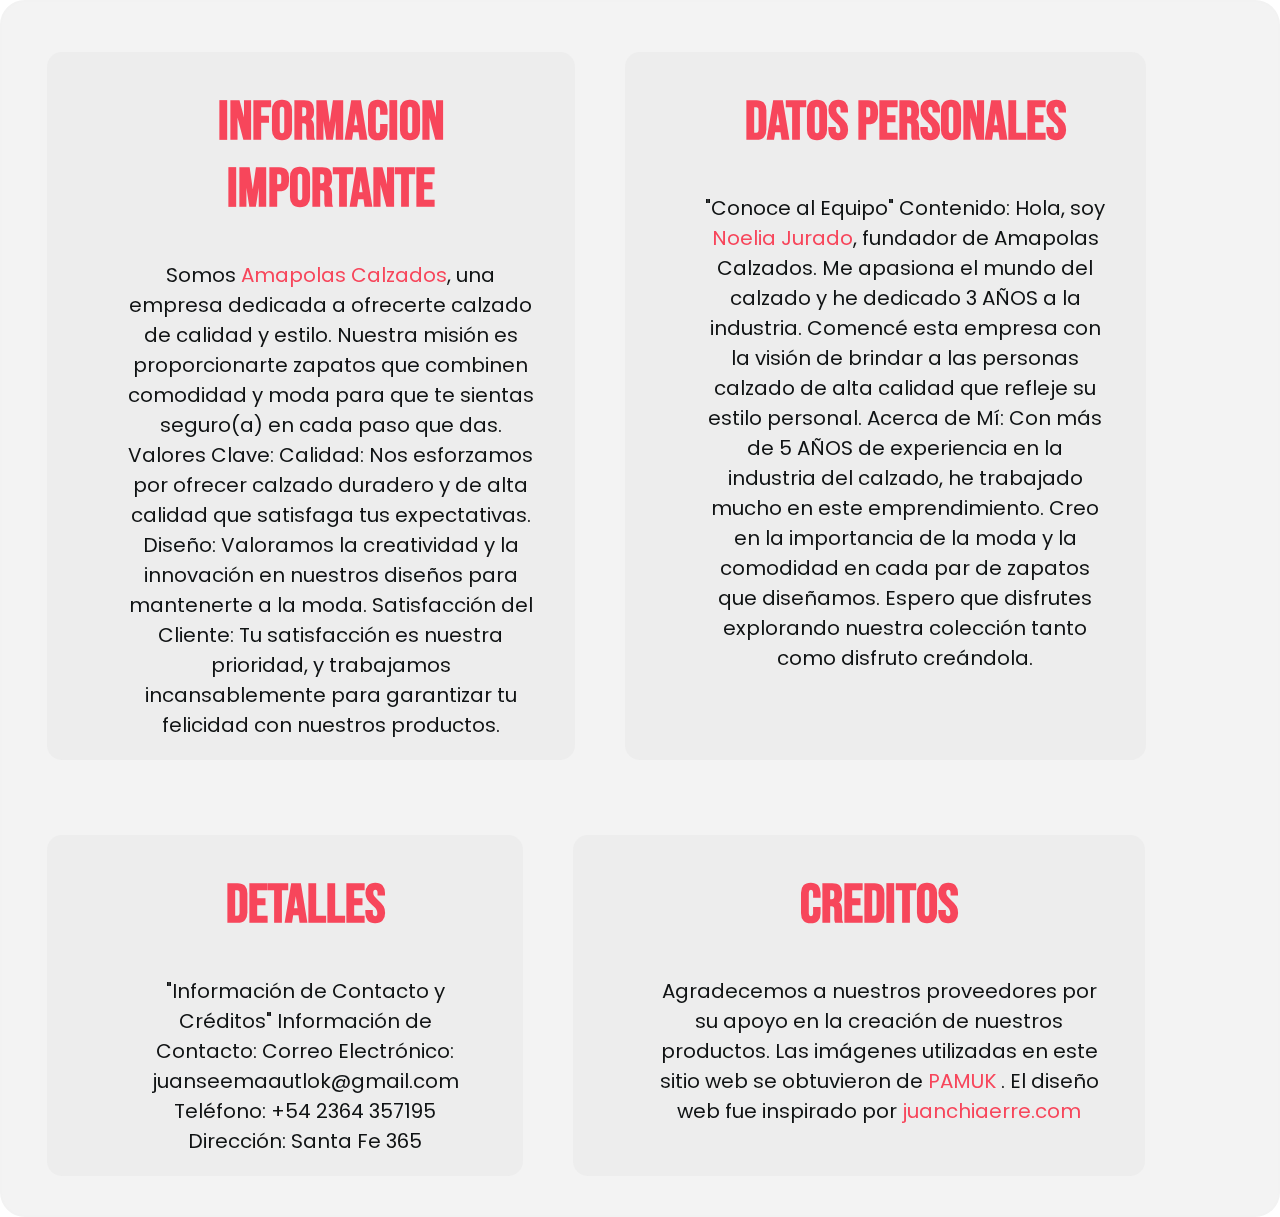
<file: quienes_somos.html>
<!DOCTYPE html>
<html lang="en">

<head>
    <meta charset="UTF-8">
    <meta name="viewport" content="width=device-width, initial-scale=1.0">
    <link rel="stylesheet" href="style.css">
    <link href="https://unpkg.com/aos@2.3.1/dist/aos.css" rel="stylesheet">
    <link rel="stylesheet" href="https://cdn.jsdelivr.net/npm/bootstrap@4.6.0/dist/css/bootstrap.min.css"
        integrity="sha384-B0vP5xmATw1+K9KRQjQERJvTumQW0nPEzvF6L/Z6nronJ3oUOFUFpCjEUQouq2+l" crossorigin="anonymous">
    <link rel="preconnect" href="https://fonts.googleapis.com">
    <link rel="preconnect" href="https://fonts.gstatic.com" crossorigin>
    <link
        href="https://fonts.googleapis.com/css2?family=Bebas+Neue&family=Clicker+Script&family=Hachi+Maru+Pop&family=Lora:ital,wght@0,400;0,500;1,400&family=Poppins:ital,wght@0,200;0,300;0,400;0,500;0,600;0,700;1,700&family=Sofia+Sans:wght@100&family=Work+Sans:ital,wght@0,100;0,200;0,300;0,400;0,800;1,100;1,200;1,800&display=swap"
        rel="stylesheet">
    <title>Quienes Somos</title>
    <link rel="icon" href="./image-accesorios/info-logo.png">
</head>

<body>

    <div class="informacion">
        <div class="all">
            <div class="info-1 padd-25" data-aos="flip-left" data-aos-easing="ease-out-cubic" data-aos-duration="2000">
                <h1>INFORMACION IMPORTANTE</h1>
                <P>
                    Somos <span>Amapolas Calzados</span>, una empresa dedicada a ofrecerte calzado de calidad y estilo.
                    Nuestra
                    misión es proporcionarte zapatos que combinen comodidad y moda para que te sientas seguro(a) en cada
                    paso que das.

                    Valores Clave:

                    Calidad: Nos esforzamos por ofrecer calzado duradero y de alta calidad que satisfaga tus
                    expectativas.
                    Diseño: Valoramos la creatividad y la innovación en nuestros diseños para mantenerte a la moda.
                    Satisfacción del Cliente: Tu satisfacción es nuestra prioridad, y trabajamos incansablemente para
                    garantizar tu felicidad con nuestros productos.
                </p>
            </div>




            <div class="info-2 padd-25" data-aos="flip-left" data-aos-easing="ease-out-cubic" data-aos-duration="2000">
                <h1>DATOS PERSONALES</h1>
                <P>"Conoce al Equipo"

                    Contenido:
                    Hola, soy <span>Noelia Jurado</span>, fundador de Amapolas Calzados. Me apasiona el mundo del calzado y he dedicado
                    3 AÑOS a la industria. Comencé esta empresa con la visión de brindar a las personas calzado de
                    alta calidad que refleje su estilo personal.

                    Acerca de Mí:

                    Con más de 5 AÑOS de experiencia en la industria del calzado, he trabajado mucho en este emprendimiento.
                    Creo en la importancia de la moda y la comodidad en cada par de zapatos que diseñamos.
                    Espero que disfrutes explorando nuestra colección tanto como disfruto creándola.
            </div>
        </div>




        <div class="all">
            <div class="info-3 padd-25" data-aos="flip-left" data-aos-easing="ease-out-cubic" data-aos-duration="2000">
                <h1>DETALLES</h1>
                <P>"Información de Contacto y Créditos"

                    Información de Contacto:

                    Correo Electrónico: juanseemaautlok@gmail.com
                    Teléfono: +54 2364 357195
                    Dirección: Santa Fe 365
                </p>
            </div>




            <div class="info-4 padd-25" data-aos="flip-left" data-aos-easing="ease-out-cubic" data-aos-duration="2000">
                <h1>CREDITOS</h1>
                <P>Agradecemos a nuestros proveedores por su apoyo en la creación de nuestros productos.
                    Las imágenes utilizadas en este sitio web se obtuvieron de <span>PAMUK</span> .
                    El diseño web fue inspirado por <span>juanchiaerre.com</span>
                </p>
            </div>
        </div>



    </div>
    <script src="https://unpkg.com/aos@2.3.1/dist/aos.js"></script>
    <script>
        AOS.init();
    </script>
</body>

</html>
</file>
<file: style-card.css>
:root {

    --bg-black-900: #f2f2f2;
    --bg-black-100: #f2f2f2;
    --bg-black-50: #f2f2f2;
    --text-black-900: #252A2E;
    --text-black-700: #1e2326;
    --text-black-350: #bbbbbc;
    --text-black-400: #f2f2f2;
    --text-black-850: #ffffff;
    --skin-color: #f7465b;
    --color-acento: #fa7988;
    --color-invierno: #3535fe;
    --color-invierno-boton: #080818;

}

/*////////////////////// CARD VERANO //////////////////////////////////////////////////////*/


button {

    font-size: 1.55em;
    margin-bottom: 10px;
    font-weight: initial;
    border-radius: 10px;
    margin-left: 15px;
    border: 1px solid rgba(249, 249, 249, 0.5);
    box-shadow: 2px 2px 10px rgba(0, 0, 0, 0, 5);
    color: var(--color-acento);
    background-color: var(--text-black-850);
}


button:hover {
    transition: 0.6s all ease;
    transform: scale(1.15);
    box-shadow: 0 0 5px 3px var(--bg-black-50);
}

.all {
    margin-bottom: 10px;
    margin-left: 5px;
    flex: 0 0 50%;
    max-width: 90%;
    display: flex;
}


.card {
    flex: 0 0 100%;
    max-width: 23%;
    margin-top: 30px;
    margin-right: 20px;
    margin-bottom: 25px;
    margin-left: 25px;
    background-color: var(--text-black-850);
    border: 2px solid var(--text-black-400);
    text-align: center;
    border-radius: 25px;
    transition: all .3s ease;
}

.card:hover {
    box-shadow: 0 0 5px 3px var(--color-acento);
    transition: 0.6s all ease;
    transform: scale(1.1);
}

.card img {
    margin-top: 10px;
    border-radius: 10%;
    width: 200px;
    height: 200px;
    object-fit: cover;
    transition: all 1.2s ease;

}

.card img:hover {
    transform: scale(.96);
}

.card .description p {
    font-family: 'Trebuchet MS', 'Lucida Sans Unicode', 'Lucida Grande', 'Lucida Sans', Arial, sans-serif;
}

.card .description p span {
    color: var(--text-black-350)
}


/*/////////////////////////// CARD INVIERNO //////////////////////////////////*/

.boton-invierno {

    font-size: 1.55em;
    margin-bottom: 10px;
    font-weight: initial;
    border-radius: 10px;
    margin-left: 25px;
    border: 1px solid rgba(249, 249, 249, 0.5);
    box-shadow: 2px 2px 10px rgba(0, 0, 0, 0, 5);
    color: var(--color-invierno);
    background-color: var(--text-black-850);
    text-decoration: none;
}



.boton-invierno:hover {
    transition: 0.6s all ease;
    transform: scale(1.20);
    box-shadow: 0 0 5px 3px var(--bg-black-50);
}

.all-invierno {
    margin-bottom: 10px;
    margin-left: 5px;
    flex: 0 0 50%;
    max-width: 90%;
    display: flex;
}

.card-invierno {
    flex: 0 0 100%;
    max-width: 23%;
    margin-top: 30px;
    margin-right: 20px;
    margin-bottom: 25px;
    margin-left: 25px;
    background-color: var(--text-black-850);
    border: 2px solid var(--text-black-400);
    text-align: center;
    border-radius: 25px;
    transition: all .3s ease;
}

.card-invierno:hover {
    box-shadow: 0 0 5px 3px var(--color-invierno);
    transition: 0.6s all ease;
    transform: scale(1.1);
}

.card-invierno img {
    margin-top: 10px;
    border-radius: 10%;
    width: 200px;
    height: 200px;
    object-fit: cover;
    transition: all 1.2s ease;

}

.card-invierno img:hover {
    transform: scale(.96);
}

.card-invierno .description p {
    font-family: 'Trebuchet MS', 'Lucida Sans Unicode', 'Lucida Grande', 'Lucida Sans', Arial, sans-serif;
}

.card-invierno .description p span {
    color: var(--text-black-350);
}

/* /////////////////////////section ACCESORIOS/////////////////////// */


.all-accesorios {
    margin-bottom: 10px;
    margin-left: 5px;
    flex: 0 0 50%;
    max-width: 90%;
    display: flex;
}

.card-accesorios {
    flex: 0 0 100%;
    max-width: 23%;
    margin-top: 30px;
    margin-right: 20px;
    margin-bottom: 25px;
    margin-left: 25px;
    background-color: var(--text-black-850);
    border: 2px solid var(--text-black-400);
    text-align: center;
    border-radius: 25px;
    transition: all .3s ease;
}

.card-accesorios:hover {
    box-shadow: 0 0 5px 3px var(--color-acento);
    transition: 0.6s all ease;
    transform: scale(1.1);
}

.card-accesorios img {
    flex: 0 0 50%;
    margin-top: 10px;
    border-radius: 10%;
    width: 200px;
    height: 200px;
    object-fit: cover;
    transition: all 1.2s ease;

}

.card-accesorios img:hover {
    transform: scale(.96);
}

.card-accesorios .description p {
    font-family: 'Trebuchet MS', 'Lucida Sans Unicode', 'Lucida Grande', 'Lucida Sans', Arial, sans-serif;
}

.card-accesorios .description p span {
    color: var(--text-black-350);
}
.boton-accesorios {

    font-size: 1.15em;
    margin-bottom: 10px;
    font-weight: initial;
    border-radius: 10px;
    margin-left: 15px;
    border: 1px solid rgba(249, 249, 249, 0.5);
    box-shadow: 2px 2px 10px rgba(0, 0, 0, 0, 5);
    color: var(--color-acento);
    background-color: var(--text-black-850);
}

.boton-accesorios:hover {
    transition: 0.6s all ease;
    transform: scale(1.15);
    box-shadow: 0 0 5px 3px var(--bg-black-50);
}

@media screen and (max-width:1000px) {
    .card {
        width: 100%;
    }

    .card .all {
        width: 100%;
    }

    .card img {
        width: 100%;
    }
    .card-invierno {
        width: 100%;
    }

    .card-invierno .all-invierno {
        width: 100%;
    }

    .card-invierno img {
        width: 100%;
    }

}

@media screen and (max-width:640px) {


    .all {
        display:block;
        margin: auto;
        width: 100%;
        margin-left: 15%;
    }

    .card{
        padding: 50px 80px 5px 80px;
        margin-top: 50px;
    }

    .card img{
        width: 200px;
        margin: -30px -50px 10px;
        
    }
    .card p{
        font-size: 1.1em;
    }

    .card button{
        font-size: 2.0em;
        margin: 20px -20px 30px;
    }
    .all-invierno{
        display:block;
        margin: auto;
        width: 100%;
        margin-left: 15%;
    }

    .card-invierno{
        padding: 50px 80px 5px 80px;
        margin-top: 50px;
    }

    .card-invierno img{
        width: 200px;
        margin: -30px -50px 10px;
        
    }
    .card-invierno p{
        font-size: 1.1em;
    }

    .card-invierno button{
        font-size: 2.0em;
        margin: 20px -20px 30px;
    }
    .all-accesorios {
        display:block;
        margin: auto;
        width: 100%;
        margin-left: 15%;
    }

    .card-accesorios{
        padding: 50px 80px 5px 80px;
        margin-top: 50px;
    }

    .card-accesorios img{
        width: 200px;
        margin: -30px -50px 10px;
        
    }
    .card-accesorios p{
        font-size: 1.1em;
    }

    .card-accesorios button{
        font-size: 2.0em;
        margin: 20px -20px 30px;
    }
    .boton-invierno{
        width: 90%;
    }
    button{
        width: 90%;
    }




}

@media screen and (max-width:480px){
    .boton-invierno{
        width: 100%;
    }
    button{
        width: 100%;
    }

}
</file>
<file: style-animacion.css>
*root{
    --skin-color: #f7465b;
    --color-acento: #fa7988;
    --text-black-900: #252A2E;
    --text-black-700: #1e2326;
}


/*////////////// seccion inicio logo //////////////*/

* * ::after,
*::before {
    margin: 0;
    padding: 0;
    font-family: inherit;
    font-family: inherit;
}

.introduccion {
    position: fixed;
    top: 0;
    left: 0;
    width: 100%;
    height: 100vh;
    display: flex;
    align-items: center;
    justify-content: center;
    flex-direction: column;
    z-index: 1;
    background: var(--text-black-700);
    transition: 2.3s;
}


.introduccion p {

    color: gray;
    font-size: 2.6rem;
}

.introduccion .logo {
    margin-top: 90px;
    font-size: 5.5em;
    color: var(--skin-color);
}

.introduccion .logo-parts {
    position: relative;
    display: inline-block;
    bottom: -20px;
    opacity: 0;
}

.logo-parts.active {
    bottom: 0;
    opacity: 1;
    transition: ease-in-out .5s;
}

.logo-parts.fade {
    bottom: 250px;
    opacity: 0;
    transition: ease-in-out .5s;
}

.content{
    width: 100%;
    padding: 50px;
    font-size: 2rem;
}









[data-animacion="show"] {
    opacity: 0;
    transform: translate(100%);
    transition: .9s ease-in .3s;


    --opacity: 1;
    --transfrom: translate(0);
}

.unset {
    opacity: var(--opacity);
    transform: var(--transfrom);
}


/*////////////// section respondive ////////////////*/
@media screen and (max-width:715px){
    .introduccion .logo{
        font-size: 3.2em;
    }

    .introduccion p{
        font-size: 2.2em;
    }
}

@media screen and (max-width:440px){
    .introduccion .logo{
        font-size: 2.2em;
    }

    .introduccion p{
        font-size: 1.2em;
    }
}
</file>
<file: style.css>
@import url('https://fonts.googleapis.com/css2?family=Clicker+Script&family=Lora:ital,wght@0,400;0,500;1,400&family=Poppins:wght@200;300;400;500;600&family=Sofia+Sans:wght@100&family=Work+Sans:ital,wght@0,100;0,200;0,300;0,400;0,800;1,100;1,200;1,800&display=swap');
@import url('https://fonts.googleapis.com/css2?family=Bebas+Neue&family=Clicker+Script&family=Lora:ital,wght@0,400;0,500;1,400&family=Poppins:ital,wght@0,200;0,300;0,400;0,500;0,600;0,700;1,700&family=Sofia+Sans:wght@100&family=Work+Sans:ital,wght@0,100;0,200;0,300;0,400;0,800;1,100;1,200;1,800&display=swap');

:root {

    --bg-black-900: #f2f2f2;
    --bg-black-100: #f2f2f2;
    --bg-black-50: #f2f2f2;
    --text-black-900: #252A2E;
    --text-black-700: #1e2326;
    --text-black-1000: #101314;
    --text-black-350: #f6f6f7;
    --text-black-400: #f2f2f2;
    --text-black-850: #ffffff;
    --skin-color: #f7465b;
    --color-acento: #fa7988;


}

.padd-25 {
    padding-left: 80px;
    padding-right: 40px;
    max-width: 100%;
    margin: 25px;
    border-radius: 15px;
    background-color: var(--skin-color);
    color: var(--text-black-700);
}


* {
    box-sizing: border-box;
}

html {
    scroll-behavior: smooth;
    flex-direction: row;


}

body {
    font-family: 'Bebas Neue', sans-serif;
    font-family: 'Clicker Script', cursive;
    font-family: 'Hachi Maru Pop', cursive;
    font-family: 'Lora', serif;
    font-family: 'Poppins', sans-serif;
    font-family: 'Sofia Sans', sans-serif;
    font-family: 'Work Sans', sans-serif !important;
    margin: 0;
}

.body {
    background-color: var(--text-black-700);
}

button {

    font-size: 2.26em;
    font-weight: bold;
    padding: 10px 20px;
    padding-bottom: 10px;
    border-radius: 40px !important;
    border: 1px solid rgba(249, 249, 249, 0.5);
    box-shadow: 2px 2px 10px rgba(0, 0, 0, 0, 5);
    color: rgb(255, 255, 255);
    background-color: var(--skin-color);
}

.boton-1 a {
    text-decoration: none;
    color: #ffff;
}


.boton-1 a:hover {
    text-decoration: none;
    color: #ffff;
}

.boton-2 a {
    text-decoration: none;
    color: #ffff;
}


.boton-2 a:hover {
    text-decoration: none;
    color: #ffff;
}

button:hover {
    transition: 0.6s all ease;
    transform: scale(1.15);

}

.color-acento {
    color: var(--skin-color);
    transition: 1.6s all ease;
}

header {

    background-color: var(--text-black-900);
    width: 100%;
}

.header .container li {
    display: flex;
}

.header .container .href {
    display: flex;
    justify-content: space-between;
    margin: 0;
    padding-bottom: 80px;
    padding-top: 0;
}


.header .container p {
    width: 60%;
    font-family: 'Bebas Neue', sans-serif;
    font-size: 1.5em;
}

.header .container .href li a {
    font-family: 'Clicker Script', cursive;
    font-size: 0.9em;
    white-space: nowrap;
    text-decoration: none;
    color: var(--bg-black-100);
    transition: all 0.6s ease;
}

.header .container li a:hover {

    color: var(--color-acento);
    text-decoration: none;
}



header .container {
    font-weight: bold;
    color: var(--skin-color);
    font-size: 1.8em;


}

.nav-responsive {
    background-color: #f7465b;
    color: #fff;
    border-radius: 5px;
    cursor: pointer;
    display: none;
}


/* header .container .logo{

   display: inline-block;
} */

#somos_calzados {
    text-align: center;
    padding-top: 1px;
    padding-bottom: 15px;
    margin-top: 10px;
    max-width: 80%;
    margin-left: 10%;
    border-radius: 25px;
    background-color: #252A2E;

    background-repeat: repeat;
}


.hero {
    text-align: center;
    font-family: Arial, Helvetica, sans-serif;
}

.container-1 {
    background-color: var(--text-black-700);
    border: 1px solid var(--text-black-400);
    color: var(--skin-color);
    text-align: center;
    padding-bottom: 15px;
    margin-top: 100px;
    max-width: 80%;
    margin-left: 10%;
    border-radius: 25px;
    transition: all .35s ease;

}

.container-1 p {
    color: var(--bg-black-900);
}

.container-1:hover {
    box-shadow: 0 0 15px var(--skin-color);
}

.container-1 h2 span {
    color: var(--color-acento);
}

.container-1 .intro {
    font-size: 2.0em;
    font-family: 'Clicker Script', cursive !important;
    text-decoration: dotted;

}

.container-2 {
    background-color: var(--text-black-700);
    border: 1px solid var(--text-black-400);
    text-align: center;
    padding-bottom: 15px;
    margin-top: 50px;
    max-width: 50%;
    margin-left: 25%;
    border-radius: 20px;
    transition: all .35s ease;


}

.container-2 p {
    color: var(--bg-black-900);
    font-family: 'Clicker Script', cursive !important;
}

.container-2 h3 span {
    color: var(--color-acento);

}

.container-2:hover {
    box-shadow: 0 0 20px var(--color-acento);
}

.container-3 {
    background-color: var(--text-black-700);
    border: 1px solid var(--text-black-400);
    text-align: center;
    padding-bottom: 15px;
    margin-top: 50px;
    max-width: 50%;
    margin-left: 25%;
    border-radius: 20px;
    transition: all .35s ease;

}

.container-3 p {
    color: var(--bg-black-900);
    font-family: 'Clicker Script', cursive !important;
}

.container-3 h3 span {
    color: var(--skin-color);

}

.container-3:hover {
    box-shadow: 0 0 20px var(--skin-color);
}

.container-4 {
    background-color: var(--text-black-700);
    border: 1px solid var(--text-black-400);
    text-align: center;
    padding-bottom: 15px;
    margin-top: 50px;
    max-width: 50%;
    margin-left: 25%;
    border-radius: 20px;
    transition: all .35s ease;

}

.container-4 p {
    color: var(--bg-black-900);
     font-family: 'Clicker Script', cursive !important;
    
    
}

.container-4 h3 span {
    color: var(--color-acento);

}

.container-4:hover {
    box-shadow: 0 0 20px var(--color-acento);
}

header nav {

    display: flex;
    flex-direction: column;
    padding-bottom: 40px;
}

#caracteristicas {
    text-align: center;
    margin-bottom: 0%;
    margin-bottom: 0%;

}

.informacion {
    font-family: 'Bebas Neue', sans-serif;
    text-decoration: none;
}

.informacion h1 {
    color: var(--skin-color);
    background-color: var(--bg-black-100);
    text-align: center;
    font-size: 55px;
}

.informacion p {
    text-align: center;
    font-size: 20px;
}

/********* QUIENES SOMOS **********/


.informacion {
    flex: 0 0 100%;
    max-width: 100%;
    background-color: rgba(232, 232, 232, 0.5);
    border: 2px solid var(--text-black-400);
    color: var(--color-acento);
    text-align: center;
    border-radius: 25px;
    transition: all .3s ease;

}

.informacion .info-1:hover {
    box-shadow: 0 0 5px 3px var(--color-acento);
    transition: 0.6s all ease;
    transform: scale(1.1);



}

.informacion .info-2:hover {
    box-shadow: 0 0 5px 3px var(--color-acento);
    transition: 0.6s all ease;
    transform: scale(1.1);


}

.informacion .info-3:hover {
    box-shadow: 0 0 5px 3px var(--color-acento);
    transition: 0.6s all ease;
    transform: scale(1.1);


}

.informacion .info-4:hover {
    box-shadow: 0 0 5px 3px var(--color-acento);
    transition: 0.6s all ease;
    transform: scale(1.1);


}

.informacion .all {
    flex: 0 0 50%;
    margin-left: 20px;
    margin-top: 25px;
    margin-bottom: 15px;
    max-width: 90%;
    display: flex;

}

.informacion .info-1,
.info-2,
.info-3,
.info-4 {
    background-color: rgba(232, 232, 232, 0.5);
    color: var(--skin-color);
}

.informacion h1 {
    background-color: var(--bg-black-900-);
}

.informacion p {
    color: var(--text-black-1000);
    font-family: 'Sofia Sans', sans-serif;
    font-family: 'Poppins', sans-serif;
}

.informacion p span{
    color: #f7465b;
}

.container-footer {
    margin-left: 2%;
    color: var(--bg-black-100);
    width: 50%;
}



.redes h2 {
    font-size: 2.5em;
    color: var(--bg-black-100);
    font-family: 'Bebas Neue', sans-serif;
    font-family: 'Clicker Script', cursive;
    font-family: 'Hachi Maru Pop', cursive;
    font-family: 'Lora', serif;
    font-family: 'Poppins', sans-serif;
    font-family: 'Sofia Sans', sans-serif;

}

.redes {
    display: flex;
    margin-top: 7%;
    margin-left: 5%;
}

.redes .icon {
    margin-left: 10%;
}

.redes a {
    height: 60px;
    width: 60px;
    border-radius: 50%;
    display: flex;
    text-align: center;
    transition: all 0.5s ease;
}



.redes a:hover {
    background-color: #f7465b;
}


.redes .icon .div-1 {
    height: 60px;
    width: 60px;
    border-radius: 50%;
    display: block;
    margin: 0 auto 30px;
    text-align: center;
    transition: all 0.5s ease;

}

.redes .icon .div-1 .fa-brands {
    font-size: 35px;
    margin-left: 30%;
    margin-top: 3%;
    line-height: 50px;
    color: var(--color-acento);
    transition: all 0.5s ease;
}

.redes .icon:hover .div-1 {
    background-color: var(--skin-color);
    text-decoration: none !important;
}

.redes .icon:hover .div-1 .fa-brands {
    padding-left: 5%;
    font-size: 25px;
    color: #ffffff;

}

.redes .icon:hover .div-1 a {
    text-decoration: none;
}


.redes .icon .div-2 {
    height: 60px;
    width: 60px;
    border-radius: 50%;
    display: block;
    margin: 0 auto 30px;
    text-align: center;
    transition: all 0.5s ease;

}

.redes .icon .div-2 .fa-brands {
    font-size: 35px;
    margin-left: 30%;
    margin-top: 3%;
    line-height: 50px;
    color: var(--color-acento);
    transition: all 0.5s ease;
}

.redes .icon:hover .div-2 {
    background-color: var(--skin-color);
    text-decoration: none !important;
}

.redes .icon:hover .div-2 .fa-brands {
    padding-left: 2%;
    font-size: 25px;
    color: #ffffff;

}

.redes .icon:hover .div-2 a {
    text-decoration: none;
}


.redes .icon .div-3 {
    height: 60px;
    width: 60px;
    border-radius: 50%;
    display: block;
    margin: 0 auto 30px;
    text-align: center;
    transition: all 0.5s ease;

}

.redes .icon .div-3 .fa-brands {
    font-size: 35px;
    margin-left: 30%;
    margin-top: 3%;
    line-height: 50px;
    color: var(--color-acento);
    transition: all 0.5s ease;
}

.redes .icon:hover .div-3 {
    background-color: var(--skin-color);
    text-decoration: none !important;
}

.redes .icon:hover .div-3 .fa-brands {
    padding-left: 3%;
    font-size: 25px;
    color: #ffffff;

}

.redes .icon:hover .div-3 a {
    text-decoration: none;
}


/*/////////////////////// section responsive /////////////////////*/

@media screen and (max-width:813px) {
    .informacion .all {
        display: block;
        margin: 30px;
    }

    .informacion .info-1:hover {
        margin-bottom: 50px;
    }

    .informacion .info-2:hover {
        margin-top: 50px;
    }

    .informacion .info-3:hover {
        margin-top: 50px;
    }

    .informacion .info-4:hover {
        margin-top: 50px;
    }
}

@media screen and (min-width:695px) {
    .container-2 h3 {
        font-size: 2.5em;
    }

    .container-2 p {
        font-size: 1.6em;


    }

    .container-3 h3 {
        font-size: 2.5em;
    }

    .container-3 p {
        font-size: 1.6em;


    }

    .container-4 h3 {
        font-size: 2.5em;
    }

    .container-4 p {
        font-size: 1.6em;


    }
}


@media screen and (max-width:620px) {

    .header .container .h1{
        margin-top: -100px;
        font-size: 0.9em;
    }




    .header .container .href li a {
        display: none;
    }

   

    .redes {
        display: block;
        text-align: center;
        margin-right: 15%;
    }

}

@media screen and (max-width:442px) {

   
    .header .container .h1{
        margin-top: -100px;
        font-size: 0.7em;
    }

    .container-2 {
        height: 325px;
        width: 300px;
        padding-top: 10px;
    }

    .container-2 h3 {
        font-size: 1.6em;
    }
    .container-2 p {
        font-size: 1.2em;
    }

    .container-3 {
        height: 325px;
    }

    .container-3 h3 {
        font-size: 1.6em;
    }
    .container-3 p {
        font-size: 1.3em;
    }

    .container-4 {
        height: 325px;
    }

    .container-4 h3 {
        font-size: 1.4em;
    }
    .container-4 p {
        font-size: 1.1em;
    }

}
</file>
